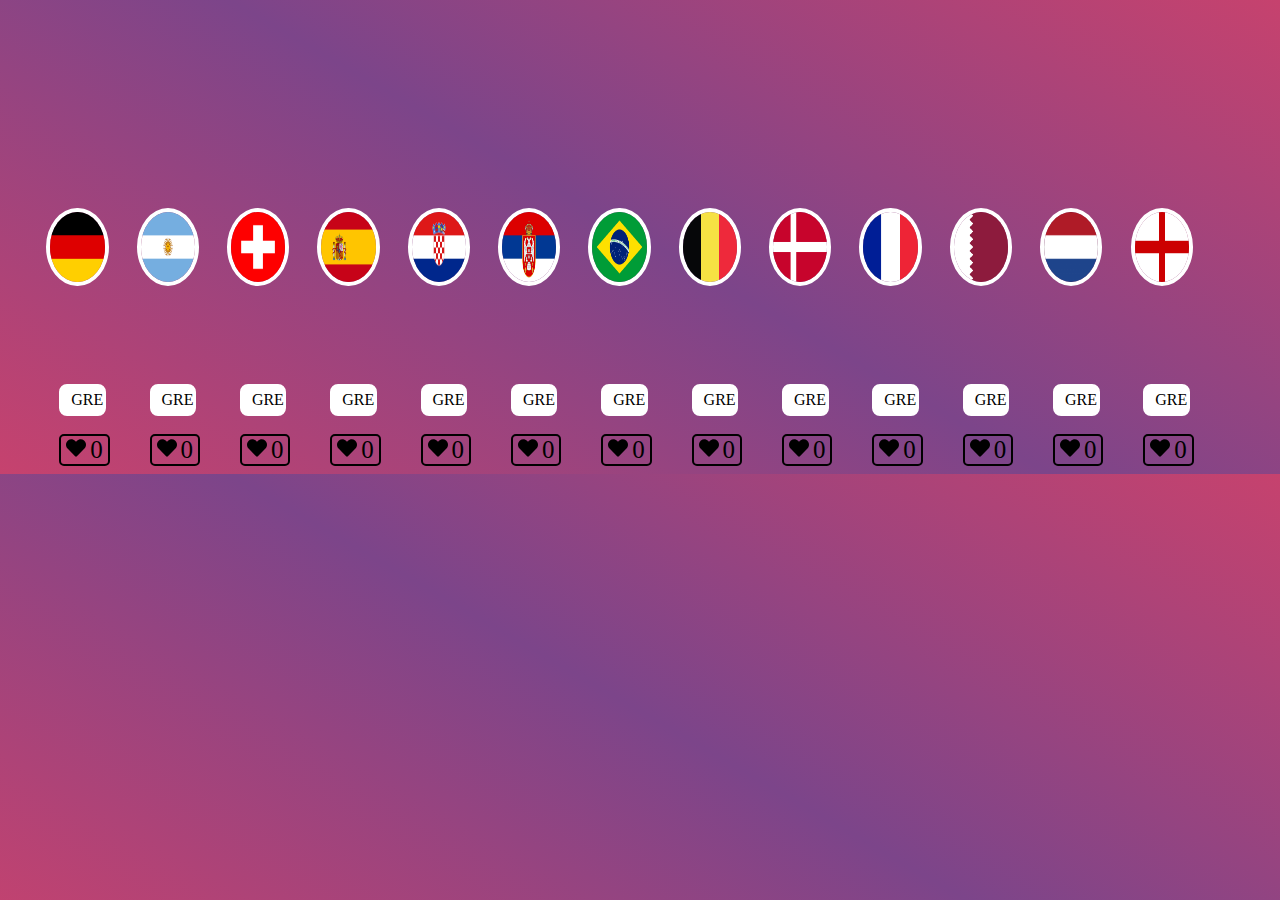
<file: index.html>
<!DOCTYPE html>
<html>
<head>
<meta name="viewport" content="width=device-width, initial-scale=1">
<link rel="stylesheet" href="style.css">
</head>

<body>

<div class="container">
  <div class="popup" onclick="mypopFunction('myPop1')">
      <img src="images/Flag_of_Germany.svg.png" alt="Germany" style="display: inline-block; width: 60%; height: 70px; border-radius: 50%;">
      <span class="popuptext" id="myPop1">
        <strong>Date of qualification:</strong> 11 Oct,2021
            <br><br>
            <strong>Best previous result:</strong>Germany has won a total of 4 World Cup in 1954, 1974, 1990, and 2014
            <br><br>
            <strong>Method of qualification: </strong>German defeated North Macedonia 4 - 0 at SKOPJE
        </span>
  </div>


  <div class="popup" onclick="mypopFunction('myPop2')">
    <img src="images/1600px-Flag_of_Argentina.svg.png" alt="Germany" style="display: inline-block; width: 60%; height: 70px; border-radius: 50%;">
    <span class="popuptext" id="myPop2">
      <strong>Date of qualification:</strong> 16 November 2021
          <br><br>
          <strong>Best previous result:</strong>Argentina won 1978 and 1986 World Cups.
          <br><br>
          <strong>Method of qualification: </strong>Argentina Secured a place in the 2022 after draw agains Brazil
      </span>
  </div>


  <div class="popup" onclick="mypopFunction('myPop3')">
    <img src="images/switzerland.jpeg" alt="Germany" style="display: inline-block; width: 60%; height: 70px; border-radius: 50%;">
  <span class="popuptext" id="myPop3">
    <strong>Date of qualification:</strong> 11 Oct,2021
        <br><br>
        <strong>Best previous result:</strong>Germany has won a total of 4 World Cup in 1954, 1974, 1990, and 2014
        <br><br>
        <strong>Method of qualification: </strong>German defeated North Macedonia 4 - 0 at SKOPJE
    </span>
  </div>

  <div class="popup" onclick="mypopFunction('myPop4')">
    <img src="images/2560px-Flag_of_Spain.svg.png" alt="Germany" style="display: inline-block; width: 60%; height: 70px; border-radius: 50%;">
  <span class="popuptext" id="myPop4">
    <strong>Date of qualification:</strong> 11 Oct,2021
        <br><br>
        <strong>Best previous result:</strong>Germany has won a total of 4 World Cup in 1954, 1974, 1990, and 2014
        <br><br>
        <strong>Method of qualification: </strong>German defeated North Macedonia 4 - 0 at SKOPJE
    </span>
  </div>

  <div class="popup" onclick="mypopFunction('myPop5')">
    <img src="images/Flag_of_Croatia.png" alt="Germany" style="display: inline-block; width: 60%; height: 70px; border-radius: 50%;">
  <span class="popuptext" id="myPop5">
    <strong>Date of qualification:</strong> 11 Oct,2021
        <br><br>
        <strong>Best previous result:</strong>Germany has won a total of 4 World Cup in 1954, 1974, 1990, and 2014
        <br><br>
        <strong>Method of qualification: </strong>German defeated North Macedonia 4 - 0 at SKOPJE
    </span>
  </div>

  <div class="popup" onclick="mypopFunction('myPop6')">
    <img src="images/Kingdom_of_Serbia.jpeg" alt="Germany" style="display: inline-block; width: 60%; height: 70px; border-radius: 50%;">
  <span class="popuptext" id="myPop6">
    <strong>Date of qualification:</strong> 11 Oct,2021
        <br><br>
        <strong>Best previous result:</strong>Germany has won a total of 4 World Cup in 1954, 1974, 1990, and 2014
        <br><br>
        <strong>Method of qualification: </strong>German defeated North Macedonia 4 - 0 at SKOPJE
    </span>
  </div>

  <div class="popup" onclick="mypopFunction('myPop7')">
    <img src="images/1200px-Flag_of_Brazil.svg.png" alt="Germany" style="display: inline-block; width: 60%; height: 70px; border-radius: 50%;">
  <span class="popuptext" id="myPop7">
    <strong>Date of qualification:</strong> 11 Oct,2021
        <br><br>
        <strong>Best previous result:</strong>Germany has won a total of 4 World Cup in 1954, 1974, 1990, and 2014
        <br><br>
        <strong>Method of qualification: </strong>German defeated North Macedonia 4 - 0 at SKOPJE
    </span>
  </div>

  <div class="popup" onclick="mypopFunction('myPop8')">
    <img src="images/be-flag.jpeg" alt="Germany" style="display: inline-block; width: 60%; height: 70px; border-radius: 50%;">
  <span class="popuptext" id="myPop8">
    <strong>Date of qualification:</strong> 11 Oct,2021
        <br><br>
        <strong>Best previous result:</strong>Germany has won a total of 4 World Cup in 1954, 1974, 1990, and 2014
        <br><br>
        <strong>Method of qualification: </strong>German defeated North Macedonia 4 - 0 at SKOPJE
    </span>
  </div>

  <div class="popup" onclick="mypopFunction('myPop9')">
    <img src="images/Flag_of_Denmark.svg.png" alt="Germany" style="display: inline-block; width: 60%; height: 70px; border-radius: 50%;">
  <span class="popuptext" id="myPop9">
    <strong>Date of qualification:</strong> 11 Oct,2021
        <br><br>
        <strong>Best previous result:</strong>Germany has won a total of 4 World Cup in 1954, 1974, 1990, and 2014
        <br><br>
        <strong>Method of qualification: </strong>German defeated North Macedonia 4 - 0 at SKOPJE
    </span>
  </div>

  <div class="popup" onclick="mypopFunction('myPop10')">
    <img src="images/Flag_of_France.svg.png" alt="Germany" style="display: inline-block; width: 60%; height: 70px; border-radius: 50%;">
  <span class="popuptext" id="myPop10">
    <strong>Date of qualification:</strong> 11 Oct,2021
        <br><br>
        <strong>Best previous result:</strong>Germany has won a total of 4 World Cup in 1954, 1974, 1990, and 2014
        <br><br>
        <strong>Method of qualification: </strong>German defeated North Macedonia 4 - 0 at SKOPJE
    </span>
  </div>

  <div class="popup" onclick="mypopFunction('myPop11')">
    <img src="images/Flag_of_Qatar.png" alt="Germany" style="display: inline-block; width: 60%; height: 70px; border-radius: 50%;">
  <span class="popuptext" id="myPop11">
    <strong>Date of qualification:</strong> 11 Oct,2021
        <br><br>
        <strong>Best previous result:</strong>Germany has won a total of 4 World Cup in 1954, 1974, 1990, and 2014
        <br><br>
        <strong>Method of qualification: </strong>German defeated North Macedonia 4 - 0 at SKOPJE
    </span>
  </div>

  <div class="popup" onclick="mypopFunction('myPop12')">
    <img src="images/Flag-of-The-Netherlands3.png" alt="Germany" style=" display: inline-block; width: 60%; height: 70px; border-radius: 50%;">
  <span class="popuptext" id="myPop12">
    <strong>Date of qualification:</strong> 11 Oct,2021
        <br><br>
        <strong>Best previous result:</strong>Germany has won a total of 4 World Cup in 1954, 1974, 1990, and 2014
        <br><br>
        <strong>Method of qualification: </strong>German defeated North Macedonia 4 - 0 at SKOPJE
    </span>
  </div>

  <div class="popup" onclick="mypopFunction('myPop13')">
    <img src="images/Flag-England.jpg" alt="Germany" style="display: inline-block; width: 60%; height: 70px; border-radius: 50%;">
  <span class="popuptext" id="myPop13">
    <strong>Date of qualification:</strong> 11 Oct,2021
        <br><br>
        <strong>Best previous result:</strong>Germany has won a total of 4 World Cup in 1954, 1974, 1990, and 2014
        <br><br>
        <strong>Method of qualification: </strong>German defeated North Macedonia 4 - 0 at SKOPJE
    </span>
  </div>
</div>

<div class="name-container">

  <div class="name">
    <div class="name-content">
      <span>GRE</span>
    </div>
  </div>

  <div class="name">
    <div class="name-content">
      <span>GRE</span>
    </div>
  </div>

  <div class="name">
    <div class="name-content">
      <span>GRE</span>
    </div>
  </div>

  <div class="name">
    <div class="name-content">
      <span>GRE</span>
    </div>
  </div>

  <div class="name">
    <div class="name-content">
      <span>GRE</span>
    </div>
  </div>

  <div class="name">
    <div class="name-content">
      <span>GRE</span>
    </div>
  </div>

  <div class="name">
    <div class="name-content">
      <span>GRE</span>
    </div>
  </div>

  <div class="name">
    <div class="name-content">
      <span>GRE</span>
    </div>
  </div>

  <div class="name">
    <div class="name-content">
      <span>GRE</span>
    </div>
  </div>

  <div class="name">
    <div class="name-content">
      <span>GRE</span>
    </div>
  </div>

  <div class="name">
    <div class="name-content">
      <span>GRE</span>
    </div>
  </div>

  <div class="name">
    <div class="name-content">
      <span>GRE</span>
    </div>
  </div>

  <div class="name">
    <div class="name-content">
      <span>GRE</span>
    </div>
  </div>

</div>

<div class="btn-container">

  <div class="heart-btn">
      <div class="content">
          <img
          class="likeBtn"
          src="images/heart-regular.svg"
          alt="heart-icon"
          onclick="" >
          <span class="display">0</span>
      </div>
  </div>

  <div class="heart-btn">
      <div class="content">
          <img
          class="likeBtn"
          src="images/heart-regular.svg"
          alt="heart-icon"
          onclick="" >
          <span class="display">0</span>
      </div>
  </div>

  <div class="heart-btn">
      <div class="content">
          <img
          class="likeBtn"
          src="images/heart-regular.svg"
          alt="heart-icon"
          onclick="" >
          <span class="display">0</span>
      </div>
  </div>

  <div class="heart-btn">
      <div class="content">
          <img
          class="likeBtn"
          src="images/heart-regular.svg"
          alt="heart-icon"
          onclick="" >
          <span class="display">0</span>
      </div>
  </div>

  <div class="heart-btn">
      <div class="content">
          <img
          class="likeBtn"
          src="images/heart-regular.svg"
          alt="heart-icon"
          onclick="" >
          <span class="display">0</span>
      </div>
  </div>

  <div class="heart-btn">
      <div class="content">
          <img
          class="likeBtn"
          src="images/heart-regular.svg"
          alt="heart-icon"
          onclick="" >
          <span class="display">0</span>
      </div>
  </div>

  <div class="heart-btn">
      <div class="content">
          <img
          class="likeBtn"
          src="images/heart-regular.svg"
          alt="heart-icon"
          onclick="" >
          <span class="display">0</span>
      </div>
  </div>

  <div class="heart-btn">
      <div class="content">
          <img
          class="likeBtn"
          src="images/heart-regular.svg"
          alt="heart-icon"
          onclick="" >
          <span class="display">0</span>
      </div>
  </div>

  <div class="heart-btn">
      <div class="content">
          <img
          class="likeBtn"
          src="images/heart-regular.svg"
          alt="heart-icon"
          onclick="" >
          <span class="display">0</span>
      </div>
  </div>

  <div class="heart-btn">
      <div class="content">
          <img
          class="likeBtn"
          src="images/heart-regular.svg"
          alt="heart-icon"
          onclick="" >
          <span class="display">0</span>
      </div>
  </div>

  <div class="heart-btn">
      <div class="content">
          <img
          class="likeBtn"
          src="images/heart-regular.svg"
          alt="heart-icon"
          onclick="" >
          <span class="display">0</span>
      </div>
  </div>

  <div class="heart-btn">
      <div class="content">
          <img
          class="likeBtn"
          src="images/heart-regular.svg"
          alt="heart-icon"
          onclick="" >
          <span class="display">0</span>
      </div>
  </div>

  <div class="heart-btn">
      <div class="content">
          <img
          class="likeBtn"
          src="images/heart-regular.svg"
          alt="heart-icon"
          onclick="" >
          <span class="display">0</span>
      </div>
  </div>

</div>
<script src="script.js"></script>
</body>
</html>
</file>
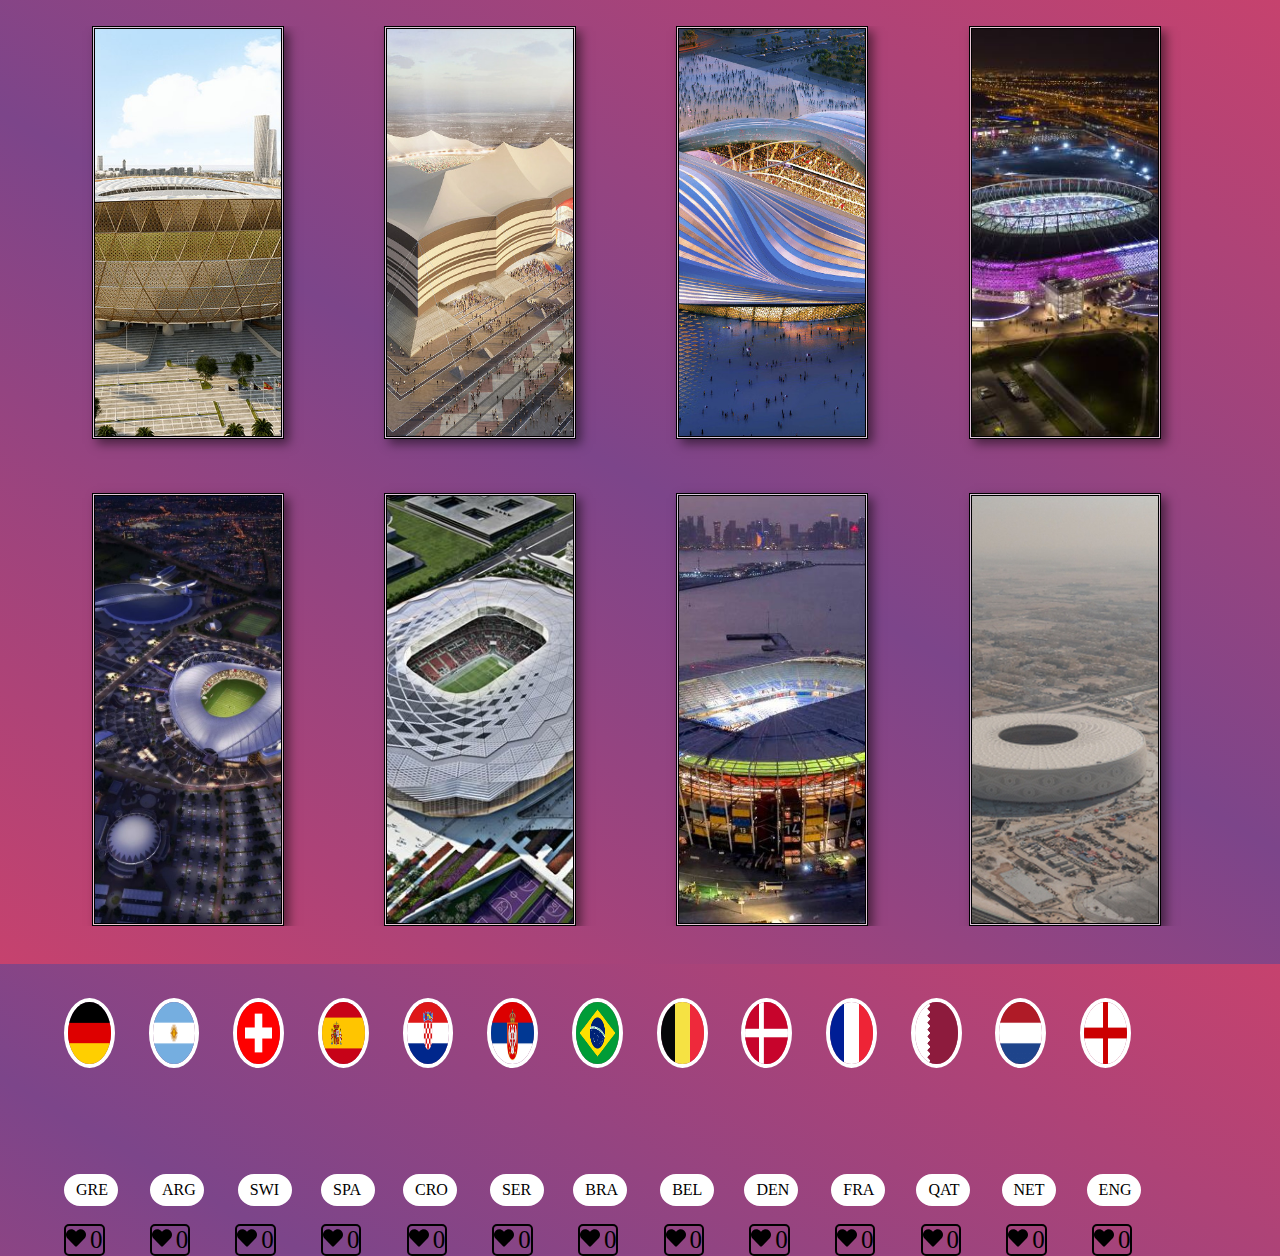
<file: test2/index.html>
<!DOCTYPE html>
<html lang="en">
<head>
    <meta charset="UTF-8">
    <meta http-equiv="X-UA-Compatible" content="IE=edge">
    <meta name="viewport" content="width=device-width, initial-scale=1.0">
    <link rel="stylesheet" href="test.css">
    <title>Test</title>
</head>
<body>
    <div class="wrapper">
        <div class="card">
            <img src="/images/lusail.jpg">
            <div class="info">
                <h1>Lusail Stadium</h1>
                <p>Located in Lusail City</p>
                <a href="#" class="btn" onclick="myFunction('myPopup2')">Read More</a>
                <span class="popuptext" id="myPopup2">
                The Lusail Iconic Stadium is located in Lusail city 
                and it is the biggest stadium amongst all arenas in Qatar. 
                It was built in April 2021 and will seat 80,000 spectators. 
                The stadium will host the opening and final games of the 2022 
                FIFA World Cup. Lusail city is being developed as part of Qatar 
                2030 vision, but it is expected to accommodate 450,000 people.  </span>
            </div>
        </div>
        
        <div class="card">
            <img src="/images/al_bayt.jpg">
            <div class="info">
                <h1>Al Bayt Stadium</h1>
                <p>Located in Al Khor city</p>
                <a href="#" class="btn" onclick="myFunction('myPopup3')">Read More</a>
                <span class="popuptext" id="myPopup3">
                    The Al Bayt Stadium is a retractable roof 
                    football stadium located in Al Khor city 
                    and it is the second largest stadium after Lusail. 
                    It is confirmed to host the first match scheduled for 
                    November 21st with 60,000 spectators. The municipality 
                    lies in the northeast coast of Qatar and it is considered 
                    to be one of the major cities.

                </span>

            </div>
        </div>

        <div class="card">
            <img src="/images/alwakrah.jpg">
            <div class="info">
                <h1>Al Janoub Stadium</h1>
                <p>located in the town of Al Wakrah</p>
                <a href="#" class="btn" onclick="myFunction('myPopup4')">Read More</a>
                <span class="popuptext" id="myPopup4"> 
                    Al Janoub Stadium is located in the town of Al Wakrah. 
                    It was opened on May 16, 2019, and has a capacity of 40,000. 
                    The planning for Al Janoub stadium started in 2013 as part of Qatar's 
                    bid to host the World Cup. The design of the stadium was inspired by the 
                    hulls of the traditional dhow pearl fishing boats.

                </span>

            </div>
        </div>
        
        <div class="card">
            <img src="/images/ahmad_bin_ali.jpg">
            <div class="info">
                <h1>Ahmad Bin Ali Stadium</h1>
                <p>Located in Al Rayyan</p>
                <a href="#" class="btn" onclick="myFunction('myPopup5')">Read More</a>
                <span class="popuptext" id="myPopup5">
                    The construction of the new stadium started in early 2016. 
                    Al Rayyan, where Ahmad Bin Ali Stadium is located, is known 
                    for its love of traditions and local culture, as well as its hugely 
                    popular football team, Al Rayyan Sports Club. The close-knit community 
                    here is deeply committed to the team, whose new arena will host up to 
                    40,000 fans at FIFA World Cup 2022™ matches through to the quarter-final 
                    stage.</span>

            </div>
        </div>

        <div class="card">
            <img src="/images/khalifa_stadium10.jpg">
            <div class="info">
                <h1>Khalifa International Stadium</h1>
                <p>located in Doha, Qatar</p>
                <a href="#" class="btn" onclick="myFunction('myPopup6')">Read More</a>
                <span class="popuptext" id="myPopup6">
                    Khalifa International Stadium located in Doha, has a total capacity of 
                    40,000 seats. Qatar was awarded the 2022 World Cup back in 2010 and has 
                    provided extensive upgrades to the stadium, making it the first of the 
                    venues to be completed with a 4-start sustainability rating.
                </span>

            </div>
        </div>

        <div class="card">
            <img src="/images/education_city2.jpg">
            <div class="info">
                <h1>Education City Stadium</h1>
                <p>located on the outskirts <br/>of Doha</p>
                <a href="#" class="btn" onclick="myFunction('myPopup7')">Read More</a>
                <span class="popuptext" id="myPopup7">
                    The stadium is located on the outskirts of the capital Doha and has a 
                    capacity of 40,000 seats. It has been given the nickname "Diamond in 
                    the Desert". With 20 percent of its building materials identified as green, 
                    the stadium is among the world's most environmentally sustainable stadiums. 
                    It officially opened on 15 June 2020. 
                </span>

            </div>
        </div>

        <div class="card">
            <img src="/images/ras_abu.jpg">
            <div class="info">
                <h1>Ras Abu Aboud Stadium</h1>
                <p>located in Doha, Qatar.</p>
                <a href="#" class="btn" onclick="myFunction('myPopup8')">Read More</a>
                <span class="popuptext" id="myPopup8">
                    Recently opened on November 30th, 2021, its capacity holds 40,000, 
                    located in Doha, Qatar. This stadium was designed to contain 974 
                    recycled shipping containers in honor to the site’s industrial history. 
                    It is also the first temporary venue in FIFA World Cup history that will 
                    later be dismantled to provide assistance to under-developed countries in 
                    Africa. 
                </span>

            </div>
        </div>

        <div class="card">
            <img src="/images/al_thumama4.jpg">
            <div class="info">
                <h1>Al Thumama Stadium</h1>
                <p>located in Al Thumama Bus Stop 7</p>
                <a href="#" class="btn" onclick="myFunction('myPopup1')">Read More</a>
                <span class="popuptext" id="myPopup1">
                    This stadium can hold up to 40,000, located in Al Thumama Bus Stop 7, Qatar. 
                    Because of the 49th Amir Cup Final on October 22, 2021, Al Thumama Stadium was 
                    opened as an inauguration. The stadium’s design reflects that of gahfiya- a traditional 
                    woven cap, worn by all men.

                </span>
            </div>
        </div>
    </div>



    
    <div class="container">
      <div class="popup" onclick="mypopFunction('myPop1')">
          <img src="/images/Flag_of_Germany.svg.png" alt="Germany" style="display: inline-block; width: 60%; height: 70px; border-radius: 50%;">
          <span class="popuptext" id="myPop1">
            <strong>Date of qualification:</strong> 11 Oct,2021
                <br><br>
                <strong>Best previous result:</strong>Germany has won a total of 4 World Cup in 1954, 1974, 1990, and 2014
                <br><br>
                <strong>Method of qualification: </strong>German defeated North Macedonia 4 - 0 at SKOPJE
            </span>
      </div>
    
    
      <div class="popup" onclick="mypopFunction('myPop2')">
        <img src="/images/1600px-Flag_of_Argentina.svg.png" alt="Germany" style="display: inline-block; width: 60%; height: 70px; border-radius: 50%;">
        <span class="popuptext" id="myPop2">
          <strong>Date of qualification:</strong> 16 November, 2021
          <br><br>
          <strong>Best previous result:</strong>Argentina won 1978 and 1986 World Cups.
          <br><br>
          <strong>Method of qualification: </strong>Argentina Secured a place in the 2022 after draw agains Brazil
          </span>
      </div>
    
    
      <div class="popup" onclick="mypopFunction('myPop3')">
        <img src="/images/switzerland.jpeg" alt="Germany" style="display: inline-block; width: 60%; height: 70px; border-radius: 50%;">
      <span class="popuptext" id="myPop3">
        <strong>Date of qualification:</strong> 15 November, 2021
        <br><br>
        <strong>Best previous result:</strong>Quarter-finals 1934, 1938, 1954
        <br><br>
        <strong>Method of qualification: </strong> UEFA Group C winners
        </span>
      </div>
    
      <div class="popup" onclick="mypopFunction('myPop4')">
        <img src="/images/2560px-Flag_of_Spain.svg.png" alt="Germany" style="display: inline-block; width: 60%; height: 70px; border-radius: 50%;">
      <span class="popuptext" id="myPop4">
        <strong>Date of qualification:</strong> 14 November, 2021
        <br><br>
        <strong>Best previous result:</strong>Spain won 2010 FIFA World Cup
        <br><br>
        <strong>Method of qualification: </strong>Spain defeated Sweden 2-1 at Friends Arena in Stockholm
        </span>
      </div>
    
      <div class="popup" onclick="mypopFunction('myPop5')">
        <img src="/images/Flag_of_Croatia.png" alt="Germany" style="display: inline-block; width: 60%; height: 70px; border-radius: 50%;">
      <span class="popuptext" id="myPop5">
        <strong>Date of qualification:</strong> 14 November, 2021.
        <br><br>
        <strong>Best previous result:</strong>Runner Up 2018 World Cups.
        <br><br>
        <strong>Method of qualification: </strong>Croatia has secured its place at the 2022 FIFA World Cup, following a 1-0 match against Russia.
        </span>
      </div>
    
      <div class="popup" onclick="mypopFunction('myPop6')">
        <img src="/images/Kingdom_of_Serbia.jpeg" alt="Germany" style="display: inline-block; width: 60%; height: 70px; border-radius: 50%;">
      <span class="popuptext" id="myPop6">
        <strong>Date of qualification:</strong> 14 November, 2021
        <br><br>
        <strong>Best previous result:</strong>Fourth place 1930 and 1962 World Cup
        <br><br>
        <strong>Method of qualification: </strong>The group winner, Serbia, qualified directly for the World Cup.

        </span>
      </div>
    
      <div class="popup" onclick="mypopFunction('myPop7')">
        <img src="/images/1200px-Flag_of_Brazil.svg.png" alt="Germany" style="display: inline-block; width: 60%; height: 70px; border-radius: 50%;">
      <span class="popuptext" id="myPop7">
        <strong>Date of qualification:</strong>11 November, 2021
        <br><br>
        <strong>Best previous result:</strong>Champions of 1958, 1962, 1970, 1994, 2002 World Cup
        <br><br>
        <strong>Method of qualification: </strong>One of CONMEBOL top four teams
        </span>
      </div>
    
      <div class="popup" onclick="mypopFunction('myPop8')">
        <img src="/images/be-flag.jpeg" alt="Germany" style="display: inline-block; width: 60%; height: 70px; border-radius: 50%;">
      <span class="popuptext" id="myPop8">
        <strong>Date of qualification:</strong> 13 November, 2021
        <br><br>
        <strong>Best previous result:</strong>Third place on 2018 World Cup
        <br><br>
        <strong>Method of qualification: </strong>UEFA Group E winners
        </span>
      </div>
    
      <div class="popup" onclick="mypopFunction('myPop9')">
        <img src="/images/Flag_of_Denmark.svg.png" alt="Germany" style="display: inline-block; width: 60%; height: 70px; border-radius: 50%;">
      <span class="popuptext" id="myPop9">
        <strong>Date of qualification:</strong> 12 Oct, 2021
        <br><br>
        <strong>Best previous result:</strong>Quater finals on 1998
        <br><br>
        <strong>Method of qualification: </strong>Denmark, qualified directly for the World Cup finals,
        </span>
      </div>
    
      <div class="popup" onclick="mypopFunction('myPop10')">
        <img src="/images/Flag_of_France.svg.png" alt="Germany" style="display: inline-block; width: 60%; height: 70px; border-radius: 50%;">
      <span class="popuptext" id="myPop10">
        <strong>Date of qualification:</strong> 13 November, 2021
        <br><br>
        <strong>Best previous result:</strong>Champions 1998, 2018
        <br><br>
        <strong>Method of qualification: </strong>UEFA Group D winners
        </span>
      </div>
    
      <div class="popup" onclick="mypopFunction('myPop11')">
        <img src="/images/Flag_of_Qatar.png" alt="Germany" style="display: inline-block; width: 60%; height: 70px; border-radius: 50%;">
      <span class="popuptext" id="myPop11">
        <strong>Date of qualification:</strong> 2 December, 2010
        <br><br>
        <strong>Best previous result:</strong>Qatar has never entered the FIFA World Cup
                <br><br>
        <strong>Method of qualification: </strong>HOST
        </span>
      </div>
    
      <div class="popup" onclick="mypopFunction('myPop12')">
        <img src="/images/Flag-of-The-Netherlands3.png" alt="Germany" style=" display: inline-block; width: 60%; height: 70px; border-radius: 50%;">
      <span class="popuptext" id="myPop12">
        <strong>Date of qualification:</strong> 16 November, 2021
        <br><br>
        <strong>Best previous result:</strong>Runners Up of 1974, 1978, 22010 World Cup
        <br><br>
        <strong>Method of qualification: </strong>UEFA Group G winners
        </span>
      </div>
    
      <div class="popup" onclick="mypopFunction('myPop13')">
        <img src="/images/Flag-England.jpg" alt="Germany" style="display: inline-block; width: 60%; height: 70px; border-radius: 50%;">
      <span class="popuptext" id="myPop13">
        <strong>Date of qualification:</strong> 15 November, 2021
        <br><br>
        <strong>Best previous result:</strong> Winners of 1966 World Cup
        <br><br>
        <strong>Method of qualification: </strong>UEFA Group I winners
        </span>
      </div>
    </div>
    
    <div class="name-container">
    
      <div class="name">
        <div class="name-content">
          <span>GRE</span>
        </div>
      </div>
    
      <div class="name">
        <div class="name-content">
          <span>ARG</span>
        </div>
      </div>
    
      <div class="name">
        <div class="name-content">
          <span>SWI</span>
        </div>
      </div>
    
      <div class="name">
        <div class="name-content">
          <span>SPA</span>
        </div>
      </div>
    
      <div class="name">
        <div class="name-content">
          <span>CRO</span>
        </div>
      </div>
    
      <div class="name">
        <div class="name-content">
          <span>SER</span>
        </div>
      </div>
    
      <div class="name">
        <div class="name-content">
          <span>BRA</span>
        </div>
      </div>
    
      <div class="name">
        <div class="name-content">
          <span>BEL</span>
        </div>
      </div>
    
      <div class="name">
        <div class="name-content">
          <span>DEN</span>
        </div>
      </div>
    
      <div class="name">
        <div class="name-content">
          <span>FRA</span>
        </div>
      </div>
    
      <div class="name">
        <div class="name-content">
          <span>QAT</span>
        </div>
      </div>
    
      <div class="name">
        <div class="name-content">
          <span>NET</span>
        </div>
      </div>
    
      <div class="name">
        <div class="name-content">
          <span>ENG</span>
        </div>
      </div>
    
    </div>
    
    <div class="btn-container">
    
      <div class="heart-btn">
          <div class="content">
              <img
              class="likeBtn"
              src="/images/heart-regular.svg"
              alt="heart-icon"
              onclick="" >
              <span class="display">0</span>
          </div>
      </div>
    
      <div class="heart-btn">
          <div class="content">
              <img
              class="likeBtn"
              src="/images/heart-regular.svg"
              alt="heart-icon"
              onclick="" >
              <span class="display">0</span>
          </div>
      </div>
    
      <div class="heart-btn">
          <div class="content">
              <img
              class="likeBtn"
              src="/images/heart-regular.svg"
              alt="heart-icon"
              onclick="" >
              <span class="display">0</span>
          </div>
      </div>
    
      <div class="heart-btn">
          <div class="content">
              <img
              class="likeBtn"
              src="/images/heart-regular.svg"
              alt="heart-icon"
              onclick="" >
              <span class="display">0</span>
          </div>
      </div>
    
      <div class="heart-btn">
          <div class="content">
              <img
              class="likeBtn"
              src="/images/heart-regular.svg"
              alt="heart-icon"
              onclick="" >
              <span class="display">0</span>
          </div>
      </div>
    
      <div class="heart-btn">
          <div class="content">
              <img
              class="likeBtn"
              src="/images/heart-regular.svg"
              alt="heart-icon"
              onclick="" >
              <span class="display">0</span>
          </div>
      </div>
    
      <div class="heart-btn">
          <div class="content">
              <img
              class="likeBtn"
              src="/images/heart-regular.svg"
              alt="heart-icon"
              onclick="" >
              <span class="display">0</span>
          </div>
      </div>
    
      <div class="heart-btn">
          <div class="content">
              <img
              class="likeBtn"
              src="/images/heart-regular.svg"
              alt="heart-icon"
              onclick="" >
              <span class="display">0</span>
          </div>
      </div>
    
      <div class="heart-btn">
          <div class="content">
              <img
              class="likeBtn"
              src="/images/heart-regular.svg"
              alt="heart-icon"
              onclick="" >
              <span class="display">0</span>
          </div>
      </div>
    
      <div class="heart-btn">
          <div class="content">
              <img
              class="likeBtn"
              src="/images/heart-regular.svg"
              alt="heart-icon"
              onclick="" >
              <span class="display">0</span>
          </div>
      </div>
    
      <div class="heart-btn">
          <div class="content">
              <img
              class="likeBtn"
              src="/images/heart-regular.svg"
              alt="heart-icon"
              onclick="" >
              <span class="display">0</span>
          </div>
      </div>
    
      <div class="heart-btn">
          <div class="content">
              <img
              class="likeBtn"
              src="/images/heart-regular.svg"
              alt="heart-icon"
              onclick="" >
              <span class="display">0</span>
          </div>
      </div>
    
      <div class="heart-btn">
          <div class="content">
              <img
              class="likeBtn"
              src="/images/heart-regular.svg"
              alt="heart-icon"
              onclick="" >
              <span class="display">0</span>
          </div>
      </div>
    
    </div>



    <script src="script.js"></script>
    
</body>
</html>
</file>
<file: style.css>
body{
  background:linear-gradient(30deg,  #C6426E,#7c458a,#C6426E);
}
/* Popup container - can be anything you want */
.popup {
    position: relative;
    display: inline-block;
    cursor: pointer;
    -webkit-user-select: none;
    -moz-user-select: none;
    -ms-user-select: none;
    user-select: none;
    top: 200px;

    width: 10%;
    height: 70px;
    border-radius: 50%;

  }

  /* The actual popup */
  .popup .popuptext {
    visibility: hidden;
    width: 300px;
    background-color: #555;
    color: #fff;
    text-align: left;
    border-radius: 6px;
    padding: 8px 8px 8px 8px;
    position: absolute;
    z-index: 1;
    bottom: 125%;
    left: 50%;
    margin-left: -80px;
  }

  /* Toggle this class - hide and show the popup */
  .popup .show {
    visibility: visible;
    -webkit-animation: fadeIn 1s;
    animation: fadeIn 1s;
  }

  /* Add animation (fade in the popup) */
  @-webkit-keyframes fadeIn {
    from {opacity: 0;}
    to {opacity: 1;}
  }

  @keyframes fadeIn {
    from {opacity: 0;}
    to {opacity:1 ;}
  }

/* ============
    Flag
============ */

.container{
  display: flex;
  margin-left: 3vw;
  margin-right: 4vw;
}

.popup img{
  border: 4px solid white;
}

/* ==============
Heart button
============== */
.btn-container{
  display: flex;
  margin-left: 4vw;
  margin-right: 3vw;
  margin-top: 2vh;
}

.heart-btn{
  display: inline-block;
  width: 15%;
}

.content{
  border: 2px solid black;
  padding: 0px 5px 0px 5px;
  border-radius: 5px;
  cursor: pointer;
  display: inline-block;
}

.likeBtn {
  width: 20px;
  height: 20px;
}

.display{
  font-size: 25px;
}

/* =================
      Name
================= */
.name-container{
  display: flex;
  margin-left: 4vw;
  margin-right: 3vw;
  margin-top: 34vh;
}

.name{
  display: inline-block;
  width: 10%;

}

.name-content{
  border: 2px solid white;
  border-radius: 8px;
  display: inline-block;
  width: 25%;
  text-align: center;
  background-color: white;
  padding: 5px 10px 5px 10px;
}
</file>
<file: test2/test.css>
*{
    box-sizing:border-box;
}

body{
    width: 95vw;
    height: 100vh;
    background:linear-gradient(30deg,  #C6426E,#7c458a,#C6426E);
    /* background: rgb(128, 120, 120); */
    position: relative;
    display: block;
    justify-content: center;
    margin: 2% 0% 3% 0%;
}

.wrapper{
    position: relative;
    left:1.5%;
    display: grid;
    grid-template-columns: 15vw 15vw 15vw 15vw;
    /* gap: 40px 20px; */
    gap:6vh 3vh;
    justify-content: space-evenly;
    align-items: center ;
    width: 100%;
    height: 100%; 
    overflow: hidden;
} 

.card{
    position: relative; 
    border: 3px double black;
    height: 100%;
    width: 100%;
    display: flex;
    align-items: flex-end;
    box-shadow: 5px 5px 10px rgba(0, 0, 0, 0.5);
    transition: ease-in-out;
    background-color: rgba(255, 255, 255, 0.70);
    cursor: pointer;
    -webkit-user-select: none;
    -moz-user-select: none;
    -ms-user-select: none;
    user-select: none;
}

.card:before{
    content: "";
    position: absolute;
    display: block;
    transition: 1000ms ease-in-out;
    opacity: 0;

}

.card:hover:after{
    opacity: 0.8;
}

.card img{
    width: 100%;
    height: 100%;
    object-fit: cover;
    position: absolute;
}


.card .info{
    position: relative;
    color: rgb(255, 255, 255);
    opacity: 0;
    transform: translateY(30px);
    transition: 0.5s all;
    margin-bottom: 15%;
    /* left: 3%; */
    font-weight: bold;
    
    /* text-shadow: 0.2px 0.2px; */
}
/* Makes the info of the stadium pop up when the card is hovered */
.card:hover .info{
    opacity: 1;
    transform: translateY(0px);
}

.card .info h1{
    margin: 0;
    overflow-wrap: break-word;
    text-align: center;
    background: rgba(0, 0, 0, 0.5);
}

.card .info p{
    letter-spacing: 1px;
    font-size: 15px;
    margin-top: 8px;
    margin-bottom: 20px;
    background: rgba(0, 0, 0, 0.5);
    text-align: center;
}

.card .info .btn {
    text-decoration: none;
    padding: 0.5rem 1rem;
    background: rgba(0, 0, 0, 0.75);
    color: rgb(250, 250, 250);
    font-size: 14px;
    font-weight: bold;
    cursor: pointer;
    transition: 0.4s ease-in-out;
    margin-left: 25%;
}

.card .info .btn:hover{
    transition: 0.5s;
    box-shadow: 0px 7px 10px rgba(0, 0, 0, 0.5);
    background-color: rgba(182, 175, 175, 0.75);
    color: #fff;
    border-radius: 55px;
}

.card .info .btn:active{
    background-color: #fff;
    color: #000;
    transition: 0.5s;
}

/* rotate + add summary + remove text an image. Use JS???
transform: rotate(270deg);
 z-index: 1;
 height: 115%; */

 .card .popuptext {
    visibility: hidden;
    width: 150%;;
    background-color: rgba(250, 250, 250, 1);
    color: rgb(0, 0, 0);
    text-align: left;
    border-radius: 10px;
    padding: 8px 8px 8px 8px;
    position: absolute;
    left: 0;
    margin-left: -25%;
    /* z-index: 1; */
    bottom: 15%;
  }

  .card .show {
    visibility: visible;
    -webkit-animation: fadeIn 1s;
    animation: fadeIn 1s;
  }

  @-webkit-keyframes fadeIn {
    from {opacity: 0;} 
    to {opacity: 1;}
  }
  
  @keyframes fadeIn {
    from {opacity: 0;}
    to {opacity:1 ;}
  }

  /* =============================== */

  /* Popup container - can be anything you want */
.popup {
    position: relative;
    display: inline-block;
    cursor: pointer;
    -webkit-user-select: none;
    -moz-user-select: none;
    -ms-user-select: none;
    user-select: none;
    top: 200px;

    width: 10%;
    height: 70px;
    border-radius: 50%;

  }

  /* The actual popup */
  .popup .popuptext {
    visibility: hidden;
    width: 300px;
    background-color: #555;
    color: #fff;
    text-align: left;
    border-radius: 6px;
    padding: 8px 8px 8px 8px;
    position: absolute;
    z-index: 1;
    bottom: 125%;
    left: 50%;
    margin-left: -80px;
  }

  /* Toggle this class - hide and show the popup */
  .popup .show {
    visibility: visible;
    -webkit-animation: fadeIn 1s;
    animation: fadeIn 1s;
  }

  /* ============
    Flag
============ */

.container{
    display: flex;
    margin-left: 5vw;
    margin-right: 4vw;
    margin-top: -10vw;
  }
  
  .popup img{
    border: 4px solid white;
  }
  
  /* ==============
  Heart button
  ============== */
  .btn-container{
    display: flex;
    margin-left: 5vw;
    margin-right: 3vw;
    margin-top: 2vh;
  }
  
  .heart-btn{
    display: inline-block;
    width: 15%;
  }
  
  .content{
    border: 2px solid black;
    padding: 0px px 0px 5px;
    border-radius: 5px;
    cursor: pointer;
    display: inline-block;
  }
  
  .likeBtn {
    width: 20px;
    height: 20px;
  }
  
  .display{
    font-size: 25px;
  }
  
  /* =================
        Name
  ================= */
  .name-container{
    display: flex;
    margin-left: 5vw;
    margin-right: 4vw;
    margin-top: 34vh;
  }
  
  .name{
    display: inline-block;
    width: 10%;
  
  }
  
  .name-content{
    border: 2px solid white;
    border-radius: 20px;
    display: inline-block;
    width: 25%;
    text-align: center;
    background-color: white;
    padding: 5px 40px 5px 10px;
  }
</file>
